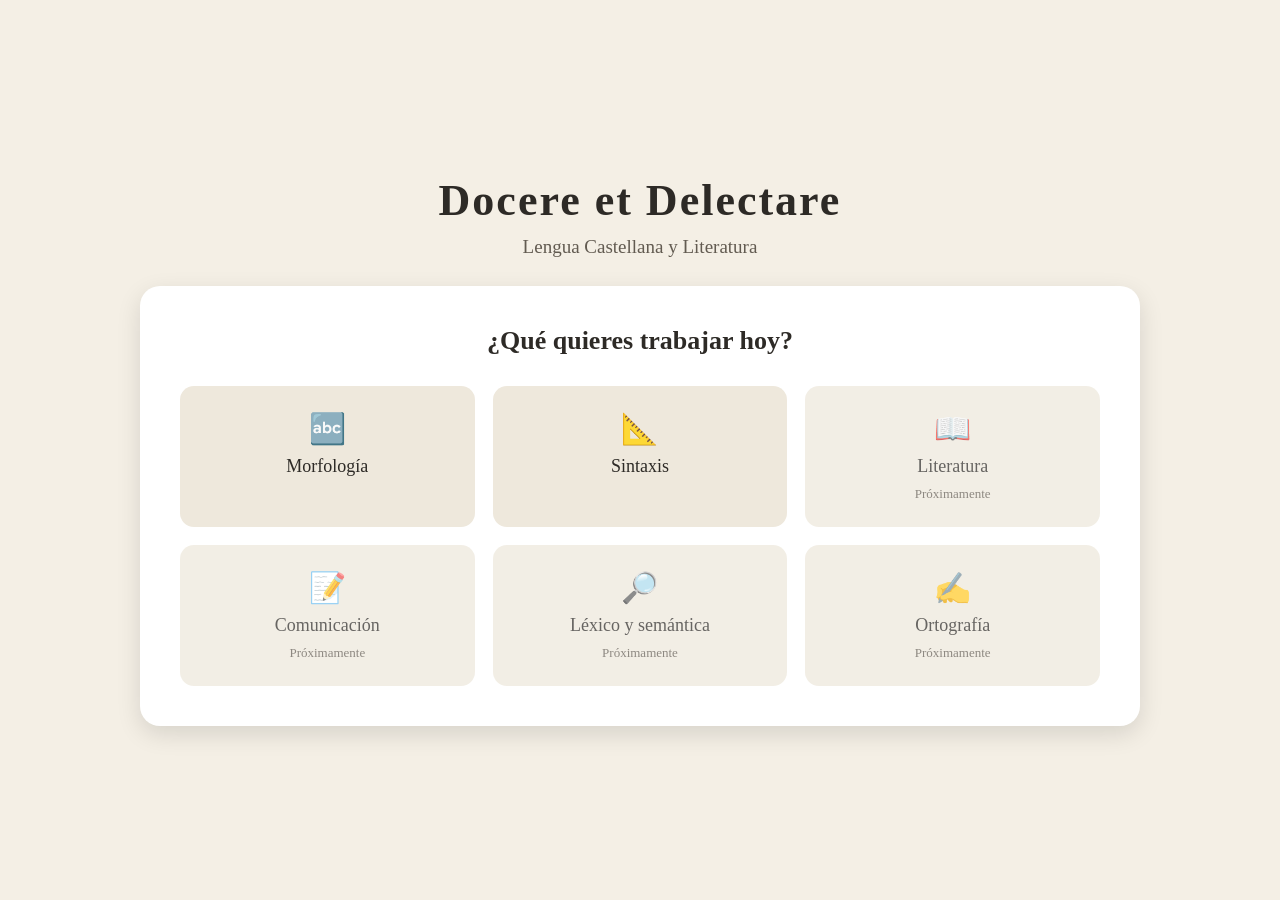
<file: index.html>
<!DOCTYPE html>
<html lang="es">
<head>
<meta charset="UTF-8">
<meta name="viewport" content="width=device-width, initial-scale=1.0">
<title>Docere et Delectare</title>
<style>
body{margin:0;font-family:Georgia,"Times New Roman",serif;background:#f4efe5;color:#2d2a26;min-height:100vh;display:flex;justify-content:center;align-items:center;padding:30px 15px}
.contenedor{width:90%;max-width:900px;text-align:center}
h1{font-size:52px;margin-bottom:10px;letter-spacing:2px}
.subtitulo{font-size:20px;margin-bottom:45px;color:#625b51}
.panel{background:white;padding:40px;border-radius:18px;box-shadow:0 8px 25px rgba(0,0,0,.12)}
.panel h2{margin-top:0;margin-bottom:30px;font-size:26px}
.temas{display:grid;grid-template-columns:repeat(3,1fr);gap:18px}
.tema{padding:25px 15px;border:none;border-radius:14px;background:#eee8dc;font-family:Georgia,"Times New Roman",serif;font-size:18px;cursor:pointer;transition:.2s;text-decoration:none;color:#2d2a26;display:block}
.tema:hover{transform:translateY(-4px);box-shadow:0 6px 15px rgba(0,0,0,.15)}
.icono{display:block;font-size:30px;margin-bottom:10px}
.tema-futuro{cursor:default;opacity:.72}.tema-futuro:hover{transform:none;box-shadow:none}.proximamente{display:block;margin-top:9px;font-size:13px;color:#625b51}
@media(max-width:700px){h1{font-size:38px}.temas{grid-template-columns:1fr}.panel{padding:25px}}
</style>
    <link rel="stylesheet" href="assets/css/core.css">
</head>
<body>
<div class="contenedor">
<h1>Docere et Delectare</h1>
<div class="subtitulo">Lengua Castellana y Literatura</div>
<div class="panel">
<h2>¿Qué quieres trabajar hoy?</h2>
<div class="temas">
<a class="tema" href="morfologia.html"><span class="icono">🔤</span>Morfología</a>
<a class="tema" href="sintaxis.html"><span class="icono">📐</span>Sintaxis</a>
<div class="tema tema-futuro" aria-disabled="true"><span class="icono">📖</span>Literatura<span class="proximamente">Próximamente</span></div>
<div class="tema tema-futuro" aria-disabled="true"><span class="icono">📝</span>Comunicación<span class="proximamente">Próximamente</span></div>
<div class="tema tema-futuro" aria-disabled="true"><span class="icono">🔎</span>Léxico y semántica<span class="proximamente">Próximamente</span></div>
<div class="tema tema-futuro" aria-disabled="true"><span class="icono">✍️</span>Ortografía<span class="proximamente">Próximamente</span></div>
</div>

</div>
</div>
</body>
</html>
</file>
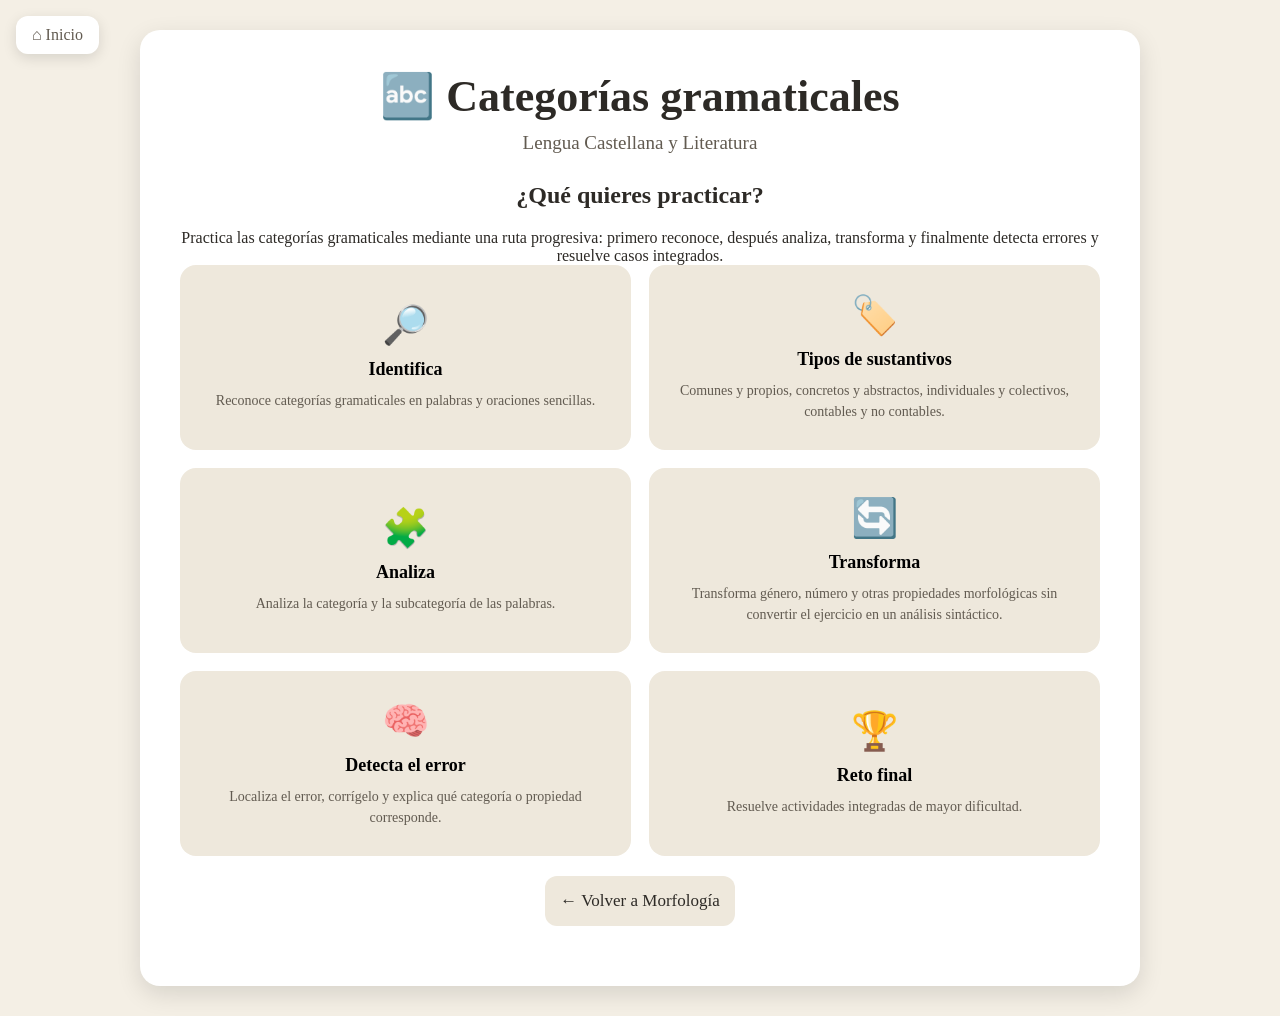
<file: categorias-gramaticales.html>
<!DOCTYPE html>
<html lang="es">
<head>
<meta charset="UTF-8"><meta name="viewport" content="width=device-width,initial-scale=1.0">
<title>Categorías gramaticales · Docere et Delectare</title>
<style>
.intro{font-size:18px;line-height:1.6;max-width:820px;margin:0 auto 28px}.progreso-texto{display:flex;justify-content:space-between;color:#625b51;font-size:15px;margin:20px 0 8px}.barra{height:12px;background:#eee8dc;border-radius:20px;overflow:hidden}.progreso{height:100%;width:0;background:#8f8678;transition:.3s}.etiqueta{display:inline-block;padding:8px 15px;border-radius:20px;background:#eee8dc;color:#625b51;margin:25px 0 10px;font-size:14px}#pregunta{font-size:24px;line-height:1.5;margin:15px 0 25px}.opciones{display:grid;grid-template-columns:repeat(2,1fr);gap:15px}.opcion,.boton{padding:15px;border:0;border-radius:12px;background:#eee8dc;font:inherit;font-size:17px;cursor:pointer}.opcion:hover:not(:disabled),.boton:hover{transform:translateY(-2px);box-shadow:0 5px 12px rgba(0,0,0,.12)}.correcta{background:#dce8d8!important}.incorrecta{background:#ead8d5!important}.campo{width:100%;max-width:700px;padding:13px;margin:8px auto;border:2px solid #ddd5c8;border-radius:10px;font:inherit;font-size:17px;display:block}.campo:focus{outline:none;border-color:#9b9183}.etiqueta-campo{display:block;margin-top:16px;font-weight:bold}.feedback{margin-top:22px;padding:18px;border-radius:12px;background:#f7f4ee;text-align:left;line-height:1.6}.exito{background:#e2eee0}.error{background:#f0dfdc}#siguiente{display:none;margin-top:20px;background:#bcb1a0;color:#fff}.resultado-nota{font-size:44px;font-weight:bold;margin:20px}.boton{display:inline-block;margin:20px 5px;text-decoration:none;color:#2d2a26}.boton-principal{background:#bcb1a0;color:#fff}.bloques{display:grid;grid-template-columns:repeat(2,1fr);gap:18px}
.bloque{border:none;border-radius:16px;padding:28px 20px;background:#eee8dc;font-family:Georgia,"Times New Roman",serif;font-size:18px;cursor:pointer;transition:.2s}
.bloque:hover{transform:translateY(-4px);box-shadow:0 7px 16px rgba(0,0,0,.13)}
.bloque .icono{display:block;font-size:38px;margin-bottom:12px}
.bloque strong{display:block}
.bloque .descripcion{display:block;font-size:14px;color:#625b51;margin-top:10px;line-height:1.5}
@media(max-width:700px){h1{font-size:36px}.panel{padding:25px}.opciones{grid-template-columns:1fr}.bloques{grid-template-columns:1fr}}

</style>
<link rel="stylesheet" href="assets/css/core.css">
</head>
<body>
<a class="boton-inicio-global" href="index.html" onclick="irInicio(); return false;" aria-label="Volver a la página de inicio">⌂ Inicio</a>

<div class="contenedor"><div class="panel">
<section id="inicio">
<h1>🔤 Categorías gramaticales</h1>
<div class="subtitulo">
Lengua Castellana y Literatura
</div>

<h2>¿Qué quieres practicar?</h2>

<div class="introduccion">
Practica las categorías gramaticales mediante una ruta progresiva: primero reconoce, después analiza, transforma y finalmente detecta errores y resuelve casos integrados.
</div>

<div class="bloques">

<button type="button" class="bloque"
data-seccion="identifica">
<span class="icono">🔎</span>
<strong>Identifica</strong>
<span class="descripcion">
Reconoce categorías gramaticales en palabras y oraciones sencillas.
</span>
</button>

<button type="button" class="bloque"
data-seccion="sustantivos">
<span class="icono">🏷️</span>
<strong>Tipos de sustantivos</strong>
<span class="descripcion">
Comunes y propios, concretos y abstractos, individuales y colectivos, contables y no contables.
</span>
</button>

<button type="button" class="bloque"
data-seccion="analiza">
<span class="icono">🧩</span>
<strong>Analiza</strong>
<span class="descripcion">
Analiza la categoría y la subcategoría de las palabras.
</span>
</button>

<button type="button" class="bloque"
data-seccion="transforma">
<span class="icono">🔄</span>
<strong>Transforma</strong>
<span class="descripcion">
Transforma género, número y otras propiedades morfológicas sin convertir el ejercicio en un análisis sintáctico.
</span>
</button>

<button type="button" class="bloque"
data-seccion="error">
<span class="icono">🧠</span>
<strong>Detecta el error</strong>
<span class="descripcion">
Localiza el error, corrígelo y explica qué categoría o propiedad corresponde.
</span>
</button>

<button type="button" class="bloque"
data-seccion="reto">
<span class="icono">🏆</span>
<strong>Reto final</strong>
<span class="descripcion">
Resuelve actividades integradas de mayor dificultad.
</span>
</button>

</div>

<button type="button" class="boton"
onclick="window.location.href='morfologia.html'">
← Volver a Morfología
</button>
</section>
<section id="actividad">
<div class="progreso-texto"><span id="numero">Actividad 1 de 12</span><span id="porcentaje">0%</span></div><div class="barra"><div id="barra" class="progreso"></div></div>
<div id="contenido"></div><div id="feedback" class="feedback" aria-live="polite"></div><button type="button" id="siguiente" class="boton" onclick="siguiente()">Siguiente →</button><button type="button" id="adelante" class="boton" onclick="adelante()">Adelante →</button><br><button type="button" class="boton" onclick="volverMenu()">← Volver a las categorías</button>
</section>
<section id="resultado" aria-live="polite"><h2>🔤 Partida terminada</h2><div id="nota" class="resultado-nota">0/10</div><p id="detalle"></p><button type="button" class="boton boton-principal" onclick="repetir()">🔄 Nueva partida</button><button type="button" class="boton" onclick="volverMenu()">← Volver a las categorías</button></section>
</div></div>
<script src="assets/js/data/morfologia/categorias-gramaticales.js"></script>
<script src="assets/js/core.js"></script>
<script src="assets/js/pages/categorias-gramaticales.js"></script></body></html>
</file>
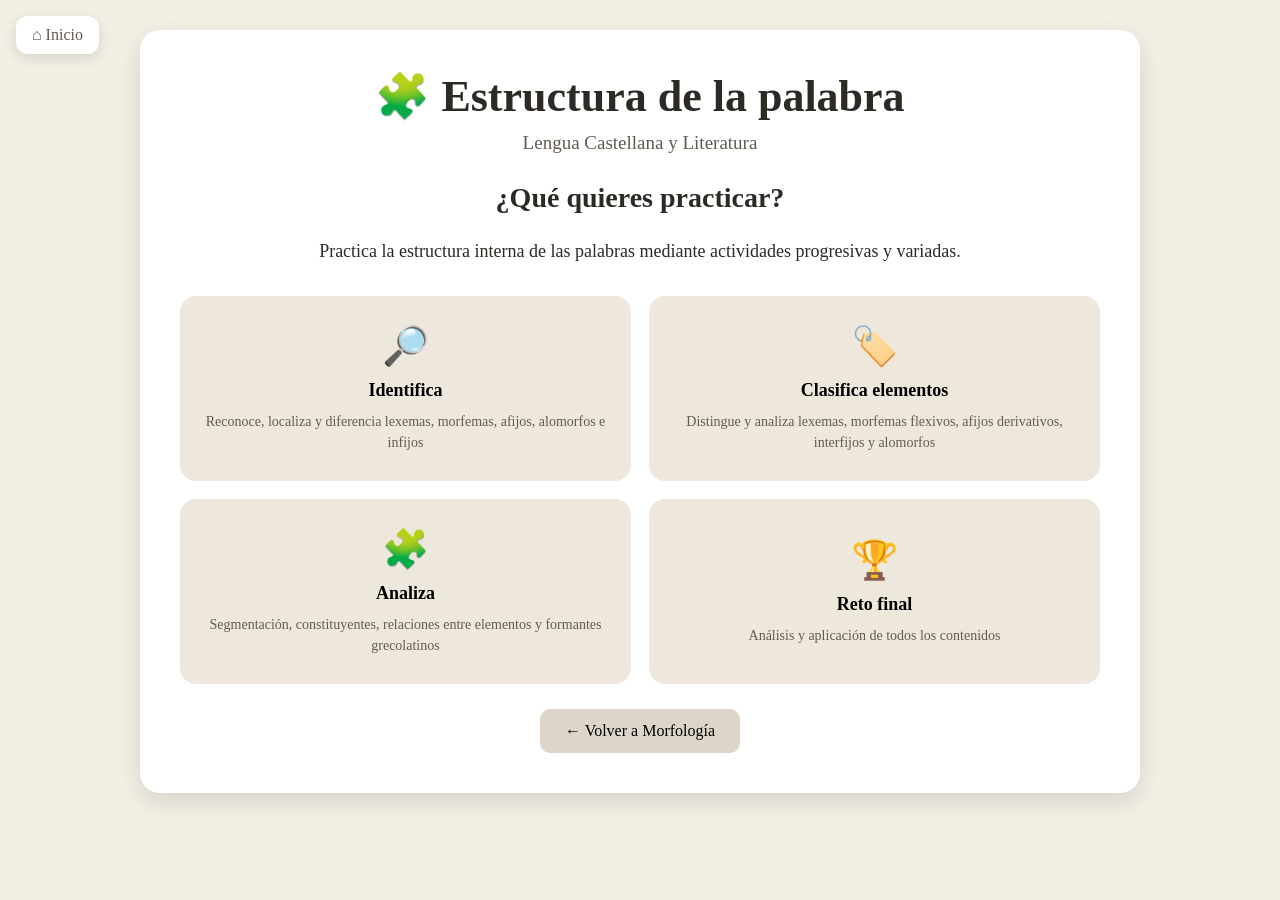
<file: estructura-palabra.html>
<!DOCTYPE html>
<html lang="es">

<head>

<meta charset="UTF-8">
<meta name="viewport" content="width=device-width, initial-scale=1.0">

<title>Estructura de la palabra · Docere et Delectare</title>

<style>

* {
    box-sizing: border-box;
}

body {
    margin: 0;
    font-family: Georgia, "Times New Roman", serif;
    background: #f4efe5;
    color: #2d2a26;
    min-height: 100vh;
    padding: 30px 15px;
}

.contenedor {
    width: 100%;
    max-width: 1000px;
    margin: auto;
}

.panel {
    background: white;
    padding: 40px;
    border-radius: 20px;
    box-shadow: 0 8px 25px rgba(0,0,0,0.12);
    text-align: center;
}

h1 {
    font-size: 44px;
    margin: 0 0 10px;
}

h2 {
    font-size: 28px;
    margin-top: 0;
}

h3 {
    margin-top: 25px;
}

.subtitulo {
    color: #625b51;
    font-size: 19px;
    margin-bottom: 35px;
}

.introduccion {
    font-size: 18px;
    line-height: 1.6;
    margin-bottom: 30px;
}

.bloques {
    display: grid;
    grid-template-columns: repeat(2, 1fr);
    gap: 18px;
}

.bloque {
    border: none;
    border-radius: 16px;
    padding: 28px 20px;
    background: #eee8dc;
    font-family: Georgia, "Times New Roman", serif;
    font-size: 18px;
    cursor: pointer;
    transition: 0.2s;
}

.bloque:hover {
    transform: translateY(-4px);
    box-shadow: 0 7px 16px rgba(0,0,0,0.13);
}

.icono {
    display: block;
    font-size: 38px;
    margin-bottom: 12px;
}

.descripcion {
    display: block;
    font-size: 14px;
    color: #625b51;
    margin-top: 10px;
    line-height: 1.5;
}

.boton {
    margin-top: 25px;
    padding: 13px 25px;
    border: none;
    border-radius: 10px;
    background: #ddd5c8;
    font-family: Georgia, "Times New Roman", serif;
    font-size: 16px;
    cursor: pointer;
}

.boton:hover {
    background: #cfc5b5;
}

.boton-principal {
    background: #bcb1a0;
    color: white;
}

#actividad,
#resultado {
    display: none;
}

.progreso-texto {
    display: flex;
    justify-content: space-between;
    color: #625b51;
    font-size: 15px;
    margin-bottom: 8px;
}

.barra {
    height: 12px;
    background: #eee8dc;
    border-radius: 20px;
    overflow: hidden;
    margin-bottom: 25px;
}

.progreso {
    height: 100%;
    width: 0%;
    background: #8f8678;
    transition: width 0.3s;
}

.etiqueta {
    display: inline-block;
    padding: 8px 15px;
    border-radius: 20px;
    background: #eee8dc;
    color: #625b51;
    margin-bottom: 15px;
    font-size: 14px;
}

#pregunta {
    font-size: 24px;
    line-height: 1.5;
    margin: 20px 0;
}

.palabra {
    font-size: 36px;
    font-weight: bold;
    margin: 20px 0 30px;
}

.opciones {
    display: grid;
    grid-template-columns: repeat(2, 1fr);
    gap: 15px;
}

.opcion {
    padding: 18px;
    border: none;
    border-radius: 13px;
    background: #eee8dc;
    font-family: Georgia, "Times New Roman", serif;
    font-size: 17px;
    cursor: pointer;
    transition: 0.2s;
}

.opcion:hover:not(:disabled) {
    transform: translateY(-2px);
    box-shadow: 0 5px 12px rgba(0,0,0,0.12);
}

.opcion:disabled {
    cursor: default;
}

.correcta {
    background: #dce8d8 !important;
}

.incorrecta {
    background: #ead8d5 !important;
}

.campo {
    width: 100%;
    max-width: 650px;
    padding: 14px;
    margin: 8px auto;
    border: 2px solid #ddd5c8;
    border-radius: 10px;
    font-family: Georgia, "Times New Roman", serif;
    font-size: 17px;
    display: block;
}

.campo:focus {
    outline: none;
    border-color: #9b9183;
}

.etiqueta-campo {
    display: block;
    margin-top: 18px;
    font-weight: bold;
}

.segmentacion {
    font-size: 18px;
    color: #625b51;
    margin: 10px 0 20px;
}

.feedback {
    margin-top: 25px;
    padding: 18px;
    border-radius: 12px;
    background: #f7f4ee;
    text-align: left;
    line-height: 1.6;
}

#feedback:empty {
    display: none;
}

.exito {
    background: #e2eee0;
}

.error {
    background: #f0dfdc;
}

.lista-clasificacion {
    display: grid;
    grid-template-columns: repeat(2, 1fr);
    gap: 12px;
    margin: 20px 0;
}

.clasificacion-btn {
    padding: 15px;
    border: 2px solid #ddd5c8;
    background: white;
    border-radius: 10px;
    cursor: pointer;
    font-family: Georgia, "Times New Roman", serif;
    font-size: 16px;
}

.clasificacion-btn:hover {
    background: #eee8dc;
}

#siguiente {
    display: none;
}

#resultado {
    text-align: center;
}











.modal-contenido h2 {
    margin-top: 0;
}

.modal-contenido p {
    line-height: 1.6;
    color: #625b51;
}





















@media (max-width: 700px) {
    
}

#nota {
    font-size: 52px;
    font-weight: bold;
    margin: 25px;
}

#mensaje {
    font-size: 20px;
    line-height: 1.6;
}

.separador {
    height: 1px;
    background: #e5dfd4;
    margin: 30px 0;
}

.pequeno {
    color: #625b51;
    font-size: 14px;
    margin-top: 10px;
}

@media (max-width: 700px) {

    h1 {
        font-size: 34px;
    }

    .panel {
        padding: 25px 18px;
    }

    .bloques,
    .opciones,
    .lista-clasificacion {
        grid-template-columns: 1fr;
    }

    #pregunta {
        font-size: 21px;
    }

    .palabra {
        font-size: 30px;
    }

}


</style>

<link rel="stylesheet" href="assets/css/core.css">
</head>


<body>
<a class="boton-inicio-global" href="index.html" onclick="irInicio(); return false;" aria-label="Volver a la página de inicio">⌂ Inicio</a>


<div class="contenedor">


<!-- =====================================================
     MENÚ
===================================================== -->

<div class="panel" id="menu">

<h1>🧩 Estructura de la palabra</h1>

<div class="subtitulo">
Lengua Castellana y Literatura
</div>

<h2>¿Qué quieres practicar?</h2>

<div class="introduccion">

Practica la estructura interna de las palabras mediante actividades progresivas y variadas.

</div>


<div class="bloques">


<button type="button" class="bloque"
onclick="iniciarBloque('identifica')">

<span class="icono">🔎</span>

<strong>Identifica</strong>

<span class="descripcion">
Reconoce, localiza y diferencia
lexemas, morfemas, afijos,
alomorfos e infijos
</span>

</button>


<button type="button" class="bloque"
onclick="iniciarBloque('clasifica')">

<span class="icono">🏷️</span>

<strong>Clasifica elementos</strong>

<span class="descripcion">
Distingue y analiza lexemas, morfemas flexivos,
afijos derivativos, interfijos y alomorfos
</span>

</button>


<button type="button" class="bloque"
onclick="iniciarBloque('analiza')">

<span class="icono">🧩</span>

<strong>Analiza</strong>

<span class="descripcion">
Segmentación, constituyentes, relaciones
entre elementos y formantes grecolatinos
</span>

</button>


<button type="button" class="bloque"
onclick="iniciarBloque('reto')">

<span class="icono">🏆</span>

<strong>Reto final</strong>

<span class="descripcion">
Análisis y aplicación de todos
los contenidos
</span>

</button>


</div>


<button type="button" class="boton"
onclick="volverMorfologia()">

← Volver a Morfología

</button>

</div>



<!-- =====================================================
     ACTIVIDAD
===================================================== -->

<div class="panel" id="actividad">

<div class="progreso-texto">

<span id="numeroPregunta">
Actividad 1 de 20
</span>

<span id="porcentaje">
0%
</span>

</div>


<div class="barra">

<div class="progreso"
id="barraProgreso">
</div>

</div>


<div class="etiqueta"
id="etiquetaActividad">
</div>


<div id="pregunta"></div>

<div id="palabra"
class="palabra">
</div>

<div id="contenidoActividad"></div>

<div id="feedback" aria-live="polite"></div>


<button type="button" class="boton boton-principal"
id="comprobar"
onclick="comprobar()">

Comprobar

</button>


<button type="button" class="boton"
id="siguiente"
onclick="siguientePregunta()">

Siguiente →

</button>


<br>


<button type="button" class="boton" id="adelante" onclick="adelante()">Adelante →</button>
<br>
<button type="button" class="boton"
onclick="volverMenu()">

← Volver a los bloques

</button>

</div>



<!-- =====================================================
     RESULTADO
===================================================== -->

<div class="panel" id="resultado" aria-live="polite">

<h2>🎉 ¡Actividad terminada!</h2><div id="nota" class="resultado-nota">0 / 10</div>

<div id="mensaje"></div>

<div class="separador"></div>

<button type="button" class="boton boton-principal"
onclick="repetirBloque()">

🔄 Nueva partida

</button>

<button type="button" class="boton"
onclick="volverMenu()">

← Volver a los bloques

</button>

</div>


</div>



<script src="assets/js/data/morfologia/estructura-palabra.js"></script>
<script src="assets/js/core.js"></script>
<script src="assets/js/pages/estructura-palabra.js"></script>

</body>

</html>
</file>
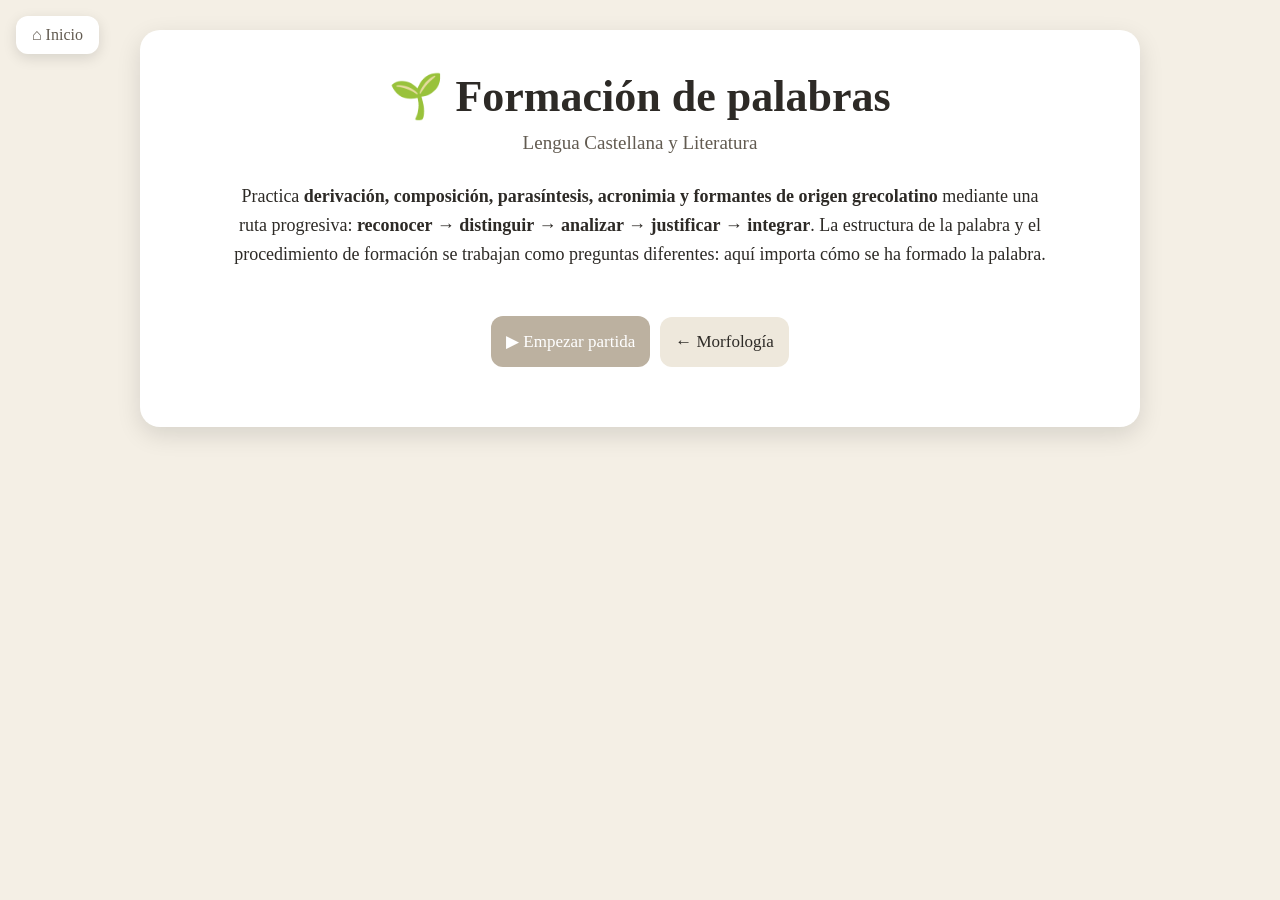
<file: formacion-palabras.html>
<!DOCTYPE html>
<html lang="es">
<head>
<meta charset="UTF-8"><meta name="viewport" content="width=device-width,initial-scale=1.0">
<title>Formación de palabras · Docere et Delectare</title>
<style>
.intro{font-size:18px;line-height:1.6;max-width:820px;margin:0 auto 28px}.progreso-texto{display:flex;justify-content:space-between;color:#625b51;font-size:15px;margin:20px 0 8px}.barra{height:12px;background:#eee8dc;border-radius:20px;overflow:hidden}.progreso{height:100%;width:0;background:#8f8678;transition:.3s}.etiqueta{display:inline-block;padding:8px 15px;border-radius:20px;background:#eee8dc;color:#625b51;margin:25px 0 10px;font-size:14px}#pregunta{font-size:24px;line-height:1.5;margin:15px 0 25px}.palabra{font-size:34px;font-weight:bold}.opciones{display:grid;grid-template-columns:repeat(2,1fr);gap:15px}.opcion,.boton{padding:15px;border:0;border-radius:12px;background:#eee8dc;font:inherit;font-size:17px;cursor:pointer}.opcion:hover:not(:disabled),.boton:hover{transform:translateY(-2px);box-shadow:0 5px 12px rgba(0,0,0,.12)}.correcta{background:#dce8d8!important}.incorrecta{background:#ead8d5!important}.campo{width:100%;max-width:700px;padding:13px;margin:8px auto;border:2px solid #ddd5c8;border-radius:10px;font:inherit;font-size:17px;display:block}.campo:focus{outline:none;border-color:#9b9183}.etiqueta-campo{display:block;margin-top:16px;font-weight:bold}.feedback{margin-top:22px;padding:18px;border-radius:12px;background:#f7f4ee;text-align:left;line-height:1.6}.exito{background:#e2eee0}.error{background:#f0dfdc}#siguiente{display:none;margin-top:20px;background:#bcb1a0;color:white}.resultado-nota{font-size:44px;font-weight:bold;margin:20px}.boton{display:inline-block;margin:20px 5px;text-decoration:none;color:#2d2a26}.boton-principal{background:#bcb1a0;color:white}@media(max-width:700px){h1{font-size:36px}.panel{padding:25px}.opciones{grid-template-columns:1fr}}

</style>
<link rel="stylesheet" href="assets/css/core.css">
</head>
<body>
<a class="boton-inicio-global" href="index.html" onclick="irInicio(); return false;" aria-label="Volver a la página de inicio">⌂ Inicio</a>

<div class="contenedor"><div class="panel">
<section id="inicio">
<h1>🌱 Formación de palabras</h1><div class="subtitulo">Lengua Castellana y Literatura</div>
<p class="intro">Practica <strong>derivación, composición, parasíntesis, acronimia y formantes de origen grecolatino</strong> mediante una ruta progresiva: <strong>reconocer → distinguir → analizar → justificar → integrar</strong>. La estructura de la palabra y el procedimiento de formación se trabajan como preguntas diferentes: aquí importa cómo se ha formado la palabra.</p>
<button type="button" class="boton boton-principal" onclick="iniciarBloque()">▶ Empezar partida</button><a class="boton" href="morfologia.html">← Morfología</a>
</section>
<section id="actividad">
<div class="progreso-texto"><span id="numero">Actividad 1 de 20</span><span id="aciertos">0 aciertos</span></div><div class="barra"><div id="barra" class="progreso"></div></div>
<div id="contenido"></div><div id="feedback" class="feedback" aria-live="polite"></div><button type="button" id="siguiente" class="boton" onclick="siguiente()">Siguiente →</button>
<button type="button" id="adelante" class="boton" onclick="adelante()">Adelante →</button>
</section>
<section id="resultado" aria-live="polite"><h2>🌱 Partida terminada</h2><div id="nota" class="resultado-nota">0/10</div><p id="detalle"></p><button type="button" class="boton boton-principal" onclick="repetir()">🔄 Nueva partida</button><a class="boton" href="morfologia.html">← Morfología</a></section>
</div></div>
<script src="assets/js/data/morfologia/formacion-palabras.js"></script>
<script src="assets/js/core.js"></script>
<script src="assets/js/pages/formacion-palabras.js"></script>
</body></html>
</file>
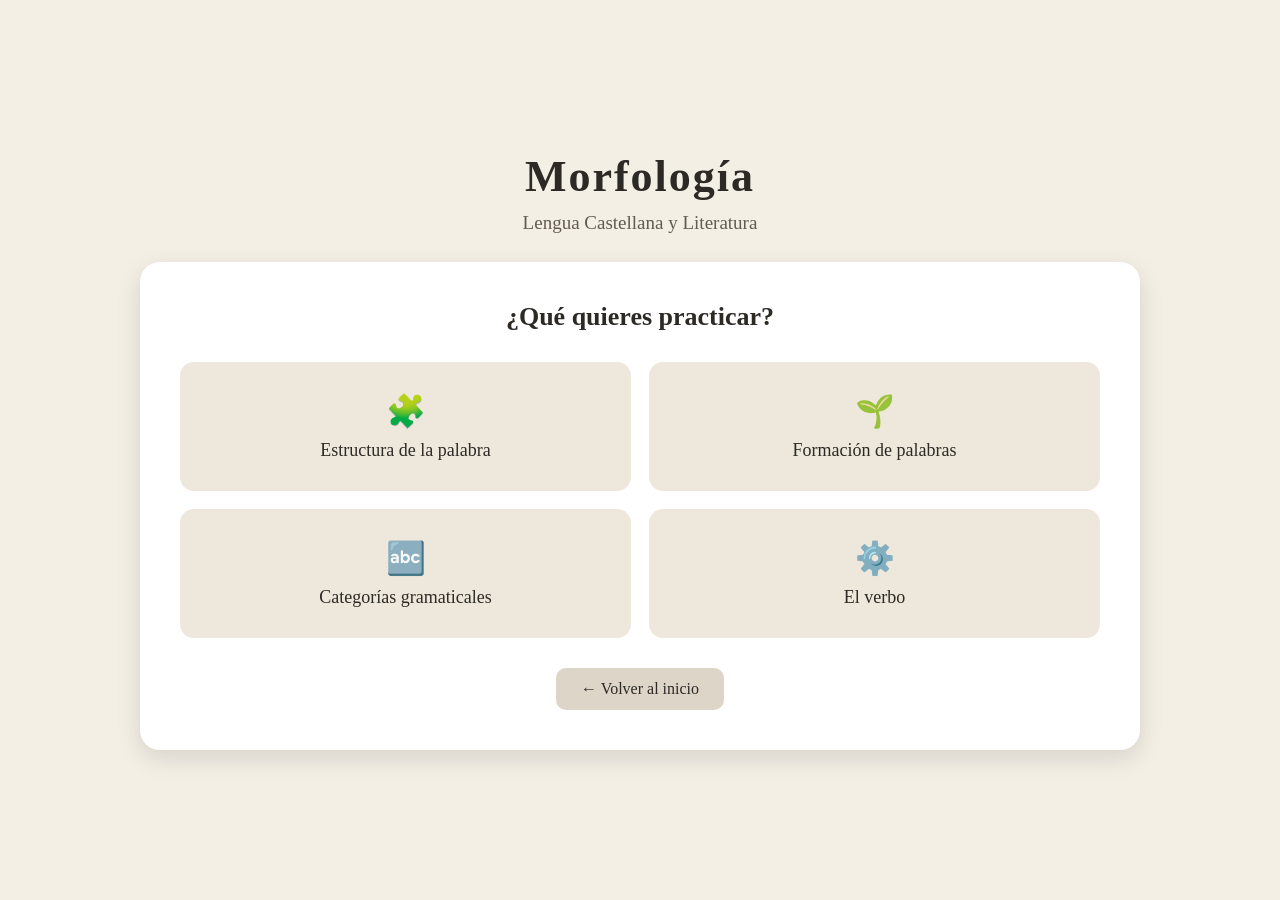
<file: morfologia.html>
<!DOCTYPE html>
<html lang="es">
<head>
    <meta charset="UTF-8">
    <meta name="viewport" content="width=device-width, initial-scale=1.0">

    <title>Morfología · Docere et Delectare</title>

    <style>

        body {
            margin: 0;
            font-family: Georgia, "Times New Roman", serif;
            background: #f4efe5;
            color: #2d2a26;
            min-height: 100vh;
            display: flex;
            justify-content: center;
            align-items: center;
        }

        .contenedor {
            width: 90%;
            max-width: 900px;
            text-align: center;
        }

        h1 {
            font-size: 52px;
            margin-bottom: 10px;
            letter-spacing: 2px;
        }

        .subtitulo {
            font-size: 20px;
            margin-bottom: 45px;
            color: #625b51;
        }

        .panel {
            background: white;
            padding: 40px;
            border-radius: 18px;
            box-shadow: 0 8px 25px rgba(0,0,0,0.12);
        }

        .panel h2 {
            margin-top: 0;
            margin-bottom: 30px;
            font-size: 26px;
        }

        .temas {
            display: grid;
            grid-template-columns: repeat(2, 1fr);
            gap: 18px;
        }

        .tema {
            padding: 30px 15px;
            border: none;
            border-radius: 14px;
            background: #eee8dc;
            font-family: Georgia, "Times New Roman", serif;
            font-size: 18px;
            cursor: pointer;
            transition: 0.2s;
            text-decoration: none;
            color: #2d2a26;
            display: block;
        }

        .tema:hover {
            transform: translateY(-4px);
            box-shadow: 0 6px 15px rgba(0,0,0,0.15);
        }

        .icono {
            display: block;
            font-size: 32px;
            margin-bottom: 10px;
        }

        .volver {
            display: inline-block;
            margin-top: 30px;
            padding: 12px 25px;
            border: none;
            border-radius: 10px;
            background: #ddd5c8;
            font-family: Georgia, "Times New Roman", serif;
            font-size: 16px;
            cursor: pointer;
            text-decoration: none;
            color: #2d2a26;
        }

        .volver:hover {
            background: #cfc5b5;
        }

        @media (max-width: 700px) {

            h1 {
                font-size: 38px;
            }

            .temas {
                grid-template-columns: 1fr;
            }

            .panel {
                padding: 25px;
            }

        }

    </style>
    <link rel="stylesheet" href="assets/css/core.css">
</head>

<body>

    <div class="contenedor">

        <h1>Morfología</h1>

        <div class="subtitulo">
            Lengua Castellana y Literatura
        </div>

        <div class="panel">

            <h2>¿Qué quieres practicar?</h2>

            <div class="temas">

                <a class="tema" href="estructura-palabra.html">
                    <span class="icono">🧩</span>
                    Estructura de la palabra
                </a>

                <a class="tema" href="formacion-palabras.html">
                    <span class="icono">🌱</span>
                    Formación de palabras
                </a>

                <a class="tema" href="categorias-gramaticales.html">
                    <span class="icono">🔤</span>
                    Categorías gramaticales
                </a>

                <a class="tema" href="verbo.html">
                    <span class="icono">⚙️</span>
                    El verbo
                </a>

            </div>

            <a class="volver" href="index.html">
                ← Volver al inicio
            </a>

        </div>

    </div>

</body>
</html>
</file>
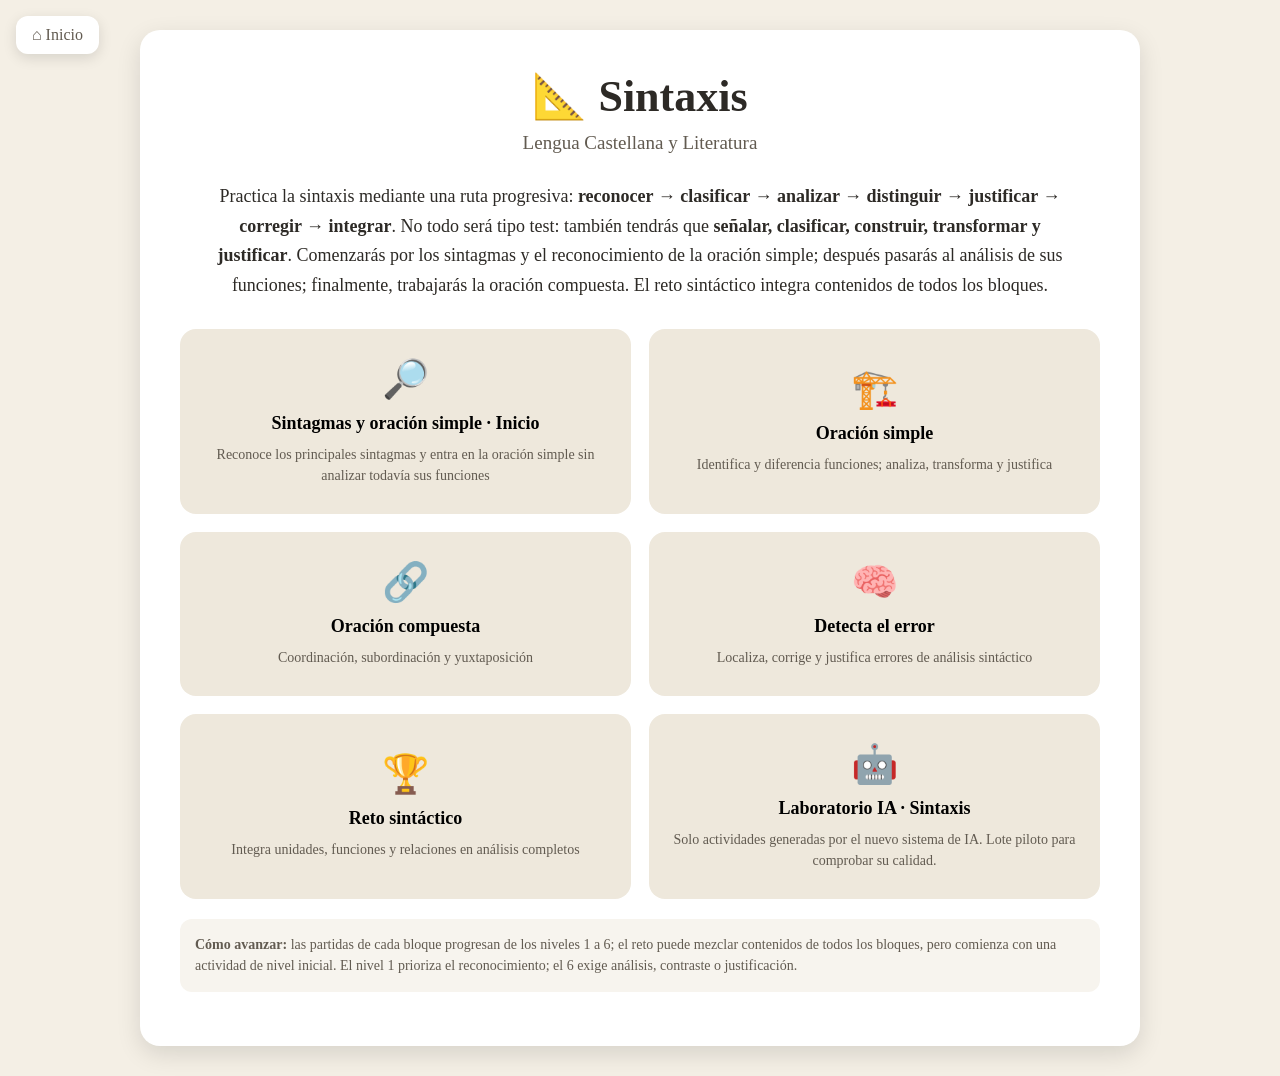
<file: sintaxis.html>
<!DOCTYPE html>
<html lang="es">
<head>
<meta charset="UTF-8">
<meta name="viewport" content="width=device-width,initial-scale=1.0">
<title>Sintaxis · Docere et Delectare</title>
<style>



h2{font-size:28px;margin:0 0 18px}h3{margin-top:25px}

.intro{font-size:18px;line-height:1.65;max-width:850px;margin:0 auto 28px}
.bloques{display:grid;grid-template-columns:repeat(2,1fr);gap:18px}
.bloque{border:0;border-radius:16px;padding:28px 20px;background:#eee8dc;font-family:Georgia,"Times New Roman",serif;font-size:18px;cursor:pointer;transition:.2s}
.bloque:hover{transform:translateY(-4px);box-shadow:0 7px 16px rgba(0,0,0,.13)}
.icono{display:block;font-size:38px;margin-bottom:12px}
.descripcion{display:block;font-size:14px;color:#625b51;margin-top:10px;line-height:1.5}
.boton{display:inline-block;margin:20px 5px 0;padding:13px 25px;border:0;border-radius:10px;background:#ddd5c8;font-family:Georgia,"Times New Roman",serif;font-size:16px;cursor:pointer;text-decoration:none;color:#2d2a26}
.boton:hover{background:#cfc5b5;transform:translateY(-2px);box-shadow:0 5px 12px rgba(0,0,0,.1)}
.boton-principal{background:#bcb1a0;color:#fff}



.progreso-texto{display:flex;justify-content:space-between;color:#625b51;font-size:15px;margin-bottom:8px}
.barra{height:12px;background:#eee8dc;border-radius:20px;overflow:hidden;margin-bottom:24px}
.progreso{height:100%;width:0;background:#8f8678;transition:width .3s}
.etiqueta{display:inline-block;padding:8px 15px;border-radius:20px;background:#eee8dc;color:#625b51;margin-bottom:12px;font-size:14px}
.nivel{font-size:13px;color:#625b51;margin-bottom:8px}
#pregunta{font-size:23px;line-height:1.55;margin:15px 0 25px}
.fragmento{font-size:26px;font-weight:bold;margin:15px 0 25px;line-height:1.5}
.opciones{display:grid;grid-template-columns:repeat(2,1fr);gap:14px}
.opcion{padding:16px;border:0;border-radius:13px;background:#eee8dc;font-family:Georgia,"Times New Roman",serif;font-size:16px;cursor:pointer;transition:.2s}
.opcion:hover:not(:disabled){transform:translateY(-2px);box-shadow:0 5px 12px rgba(0,0,0,.12)}
.opcion:disabled{cursor:default}.correcta{background:#dce8d8!important}.incorrecta{background:#ead8d5!important}
.seleccionables{display:flex;flex-wrap:wrap;gap:10px;justify-content:center;margin:18px auto;max-width:850px}
.seleccionable{padding:12px 16px;border:2px solid #ddd5c8;border-radius:12px;background:#f7f4ee;font:inherit;cursor:pointer;transition:.2s}
.seleccionable:hover{transform:translateY(-2px)}
.seleccionable.seleccionada{border-color:#9b9183;background:#eee8dc}







.construccion{max-width:850px;margin:18px auto}
.piezas{display:flex;flex-wrap:wrap;gap:9px;justify-content:center;margin:15px 0}
.pieza{padding:10px 14px;border:2px solid #ddd5c8;border-radius:10px;background:#f7f4ee;font:inherit;cursor:pointer}
.construida{min-height:58px;padding:12px;border:2px dashed #cfc5b5;border-radius:12px;background:#fff;line-height:1.7}
.pieza-usada{display:inline-block;margin:4px;padding:7px 10px;border-radius:8px;background:#eee8dc}
.paso-actividad{padding:16px;margin:15px auto;background:#f7f4ee;border-radius:14px;max-width:850px}
.paso-titulo{font-weight:bold;margin-bottom:10px}
@media(max-width:700px){.seleccionables{gap:7px}.seleccionable{padding:10px 12px}}
.campo{width:100%;max-width:700px;padding:13px;margin:8px auto;border:2px solid #ddd5c8;border-radius:10px;font-family:Georgia,"Times New Roman",serif;font-size:17px;display:block}
.campo:focus{outline:none;border-color:#9b9183}
.etiqueta-campo{display:block;margin-top:15px;font-weight:bold}
.feedback{margin-top:22px;padding:18px;border-radius:12px;background:#f7f4ee;text-align:left;line-height:1.65}
.feedback.exito{background:#e2eee0}.feedback.error{background:#f0dfdc}
#siguiente{display:none;background:#bcb1a0;color:#fff}
.resultado-nota{font-size:50px;font-weight:bold;margin:22px}.resultado-detalle{font-size:18px;line-height:1.6}





.ayuda{margin-top:20px;padding:15px;background:#f7f4ee;border-radius:12px;color:#625b51;line-height:1.55;font-size:14px;text-align:left}
.boton-inicio-global:hover{transform:translateY(-2px);box-shadow:0 6px 18px rgba(0,0,0,.16)}
@media(max-width:700px){h1{font-size:36px}.panel{padding:25px 18px}.bloques,.opciones{grid-template-columns:1fr}#pregunta{font-size:21px}.fragmento{font-size:22px}}
\n.bloque-ia{border:2px solid #bcb1a0;background:#f7f4ee}\n</style>
<link rel="stylesheet" href="assets/css/core.css">
</head>
<body>
<a class="boton-inicio-global" href="index.html" onclick="irInicio(); return false;" aria-label="Volver a la página de inicio">⌂ Inicio</a>

<div class="contenedor">
<section class="panel" id="menu">
<h1>📐 Sintaxis</h1>
<div class="subtitulo">Lengua Castellana y Literatura</div>
<p class="intro">Practica la sintaxis mediante una ruta progresiva: <strong>reconocer → clasificar → analizar → distinguir → justificar → corregir → integrar</strong>. No todo será tipo test: también tendrás que <strong>señalar, clasificar, construir, transformar y justificar</strong>. Comenzarás por los sintagmas y el reconocimiento de la oración simple; después pasarás al análisis de sus funciones; finalmente, trabajarás la oración compuesta. El reto sintáctico integra contenidos de todos los bloques.</p>

<div class="bloques">
<button type="button" class="bloque" onclick="iniciarSeccion('unidades')"><span class="icono">🔎</span><strong>Sintagmas y oración simple · Inicio</strong><span class="descripcion">Reconoce los principales sintagmas y entra en la oración simple sin analizar todavía sus funciones</span></button>
<button type="button" class="bloque" onclick="iniciarSeccion('simple')"><span class="icono">🏗️</span><strong>Oración simple</strong><span class="descripcion">Identifica y diferencia funciones; analiza, transforma y justifica</span></button>
<button type="button" class="bloque" onclick="iniciarSeccion('compuesta')"><span class="icono">🔗</span><strong>Oración compuesta</strong><span class="descripcion">Coordinación, subordinación y yuxtaposición</span></button>
<button type="button" class="bloque" onclick="iniciarSeccion('error')"><span class="icono">🧠</span><strong>Detecta el error</strong><span class="descripcion">Localiza, corrige y justifica errores de análisis sintáctico</span></button>
<button type="button" class="bloque" onclick="iniciarSeccion('reto')"><span class="icono">🏆</span><strong>Reto sintáctico</strong><span class="descripcion">Integra unidades, funciones y relaciones en análisis completos</span></button>
<button type="button" class="bloque bloque-ia" onclick="iniciarSeccion('generadasIA')"><span class="icono">🤖</span><strong>Laboratorio IA · Sintaxis</strong><span class="descripcion">Solo actividades generadas por el nuevo sistema de IA. Lote piloto para comprobar su calidad.</span></button>
</div>
<p class="ayuda"><strong>Cómo avanzar:</strong> las partidas de cada bloque progresan de los niveles 1 a 6; el reto puede mezclar contenidos de todos los bloques, pero comienza con una actividad de nivel inicial. El nivel 1 prioriza el reconocimiento; el 6 exige análisis, contraste o justificación.</p>
</section>

<section class="panel" id="actividad">
<div class="progreso-texto"><span id="numero">Actividad 1 de 12</span><span id="aciertos">0 aciertos</span></div>
<div class="barra"><div id="barra" class="progreso"></div></div>
<div class="etiqueta" id="etiqueta"></div>
<div class="nivel" id="nivel"></div>
<div id="pregunta"></div>
<div id="contenido"></div>
<div id="feedback" class="feedback" aria-live="polite"></div>
<button type="button" id="comprobar" class="boton boton-principal" onclick="comprobar()">Comprobar</button>
<button type="button" id="siguiente" class="boton" onclick="siguiente()">Siguiente →</button>
<button type="button" id="adelante" class="boton" onclick="adelante()">Adelante →</button>
<br>
<button type="button" class="boton" onclick="volverMenu()">← Volver a Sintaxis</button>
</section>

<section class="panel" id="resultado" aria-live="polite">
<h2>🎉 Partida terminada</h2>
<div class="estadisticas">
<div class="estadistica"><strong id="resultadoAciertos">0</strong><span>aciertos</span></div>
<div class="estadistica"><strong id="resultadoNota">0,0</strong><span>nota</span></div>
<div class="estadistica"><strong id="resultadoPuntos">0</strong><span>puntos</span></div>
</div>
<div class="resultado-nota" id="notaFinal">0,0 / 10</div>
<p class="resultado-detalle" id="detalleFinal"></p>
<button type="button" class="boton boton-principal" onclick="repetir()">🔄 Nueva partida</button>
<button type="button" class="boton" onclick="volverMenu()">← Volver a Sintaxis</button>
</section>
</div>

<script src="assets/js/data/sintaxis/sintaxis.js"></script>
<script src="assets/js/data/sintaxis/generadas-ia.js"></script>
<script src="assets/js/core.js"></script>
<script src="assets/js/pages/sintaxis.js"></script>
</body>
</html>
</file>
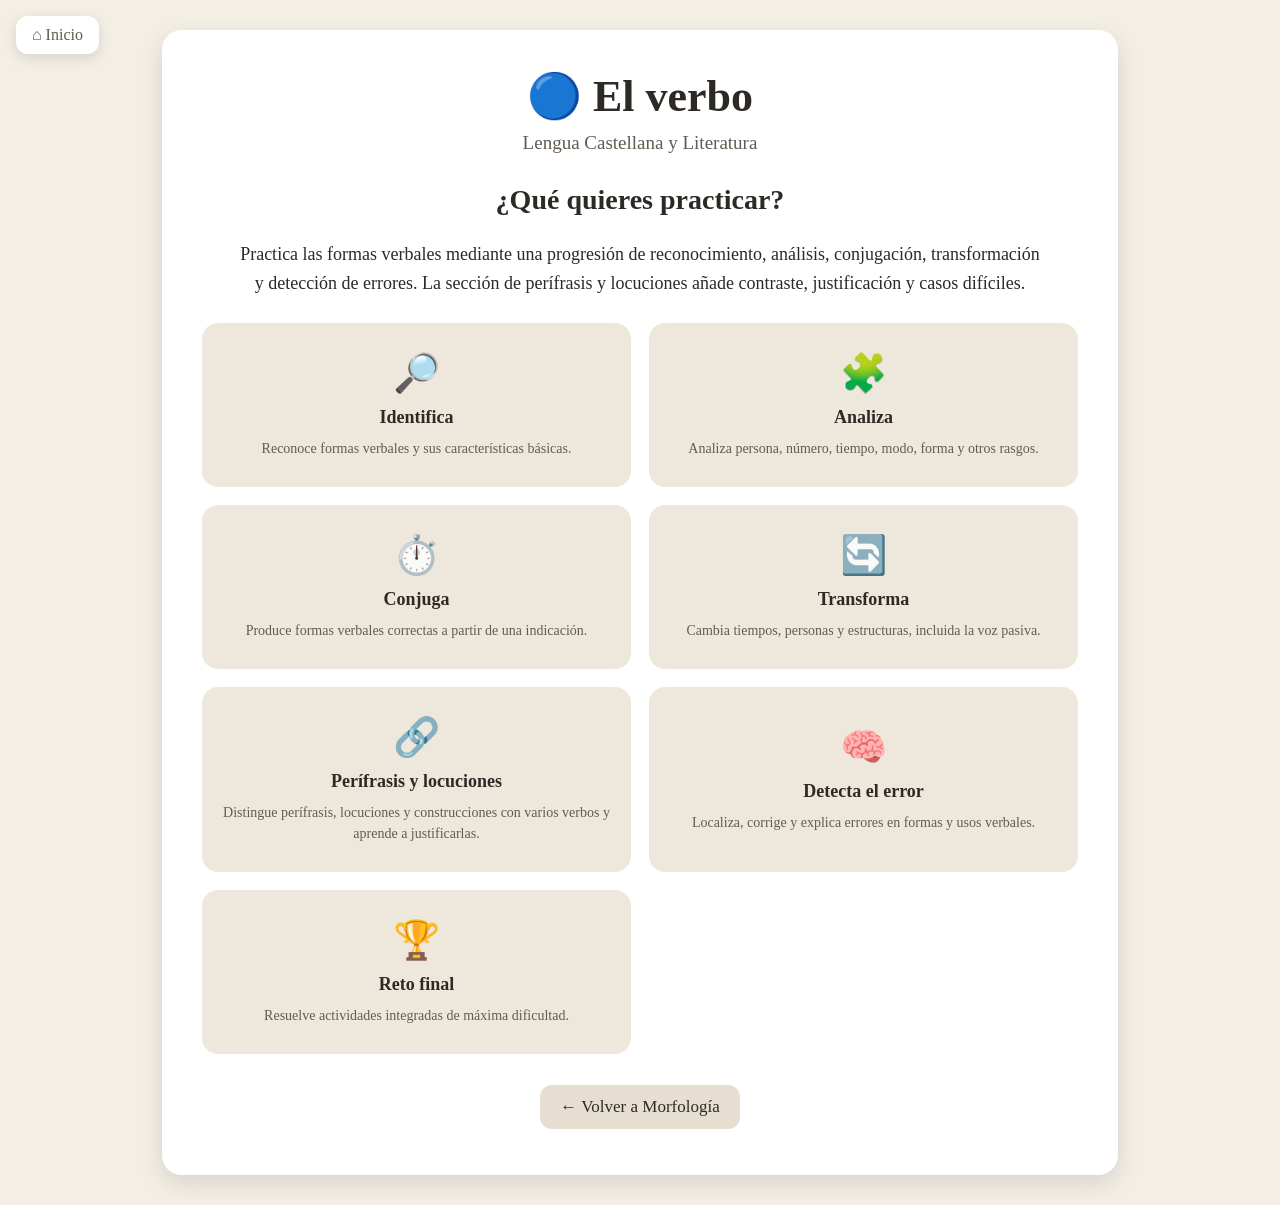
<file: verbo.html>
<!DOCTYPE html>
<html lang="es">
<head>
<meta charset="UTF-8">
<meta name="viewport" content="width=device-width,initial-scale=1.0">
<title>El verbo · Docere et Delectare</title>
<style>
body{margin:0;background:#f4efe5;color:#2d2a26;font-family:Georgia,"Times New Roman",serif}
.contenedor{max-width:1000px;margin:34px auto;padding:0 22px}
.panel{background:#fff;border-radius:18px;padding:34px 40px;box-shadow:0 12px 28px rgba(0,0,0,.10);text-align:center}
h1{font-size:46px;margin:0 0 4px}
h2{font-size:28px;margin:30px 0 16px}
.subtitulo{font-size:20px;color:#625b51}
.introduccion{font-size:18px;line-height:1.6;margin:24px auto;max-width:800px}
.bloques{display:grid;grid-template-columns:repeat(2,1fr);gap:18px;margin:25px 0}
.bloque{border:none;border-radius:16px;padding:28px 20px;background:#eee8dc;font-family:Georgia,"Times New Roman",serif;font-size:18px;cursor:pointer;transition:.2s;color:#2d2a26}
.bloque:hover{transform:translateY(-4px);box-shadow:0 7px 16px rgba(0,0,0,.13)}
.bloque .icono{display:block;font-size:38px;margin-bottom:12px}
.bloque strong{display:block}
.bloque .descripcion{display:block;font-size:14px;color:#625b51;margin-top:10px;line-height:1.5}
.boton{display:inline-block;border:0;border-radius:12px;background:#e6ded0;color:#2d2a26;padding:12px 20px;font:17px Georgia,"Times New Roman",serif;cursor:pointer;text-decoration:none;margin:6px}
.boton-principal{background:#bdb09d;color:#fff}


.progreso-texto{display:flex;justify-content:space-between;margin-bottom:7px}
.barra{height:12px;background:#eee8dc;border-radius:20px;overflow:hidden;margin-bottom:26px}
.progreso{height:100%;background:#bdb09d;width:0;transition:.25s}
.etiqueta{display:inline-block;background:#eee8dc;border-radius:20px;padding:9px 15px;margin-bottom:22px;color:#625b51}
#pregunta{font-size:25px;line-height:1.4;margin:0 auto 25px;max-width:850px}
.opciones{display:grid;grid-template-columns:repeat(2,1fr);gap:14px;max-width:850px;margin:auto}
.opcion{border:2px solid #e1d8ca;background:#eee8dc;border-radius:14px;padding:17px;font:17px Georgia,"Times New Roman",serif;cursor:pointer;color:#2d2a26}
.opcion:hover{transform:translateY(-2px)}
.opcion.correcta{border-color:#8b9d7b;background:#e4ecdf}
.opcion.incorrecta{border-color:#b27b75;background:#f1dfdd}
.campo{display:block;width:min(760px,100%);margin:10px auto;padding:13px;border:2px solid #c9bfb0;border-radius:10px;font:17px Georgia,"Times New Roman",serif}
.etiqueta-campo{display:block;width:min(760px,100%);margin:18px auto 4px;text-align:left;color:#625b51}
.feedback{margin:20px auto;padding:14px;border-radius:12px;max-width:850px;line-height:1.5}
.feedback:empty{display:none}
.feedback.exito{background:#e4ecdf}.feedback.error{background:#f1dfdd}
.resultado-nota{font-size:48px;font-weight:bold;margin:25px}
#actividad,#resultado{display:none}
.pequeno{font-size:13px;color:#777}
@media(max-width:700px){.contenedor{padding:0 10px}.panel{padding:25px 18px}h1{font-size:36px}.bloques,.opciones{grid-template-columns:1fr}}
</style>
<link rel="stylesheet" href="assets/css/core.css">
</head>
<body>
<a class="boton-inicio-global" href="index.html" onclick="irInicio(); return false;" aria-label="Volver a la página de inicio">⌂ Inicio</a>
<div class="contenedor">
<section class="panel" id="menu">
<h1>🔵 El verbo</h1>
<div class="subtitulo">Lengua Castellana y Literatura</div>
<h2>¿Qué quieres practicar?</h2>
<div class="introduccion">Practica las formas verbales mediante una progresión de reconocimiento, análisis, conjugación, transformación y detección de errores. La sección de perífrasis y locuciones añade contraste, justificación y casos difíciles.</div>
<div class="bloques">
<button type="button" class="bloque" onclick="iniciarSeccion('identifica')"><span class="icono">🔎</span><strong>Identifica</strong><span class="descripcion">Reconoce formas verbales y sus características básicas.</span></button>
<button type="button" class="bloque" onclick="iniciarSeccion('analiza')"><span class="icono">🧩</span><strong>Analiza</strong><span class="descripcion">Analiza persona, número, tiempo, modo, forma y otros rasgos.</span></button>
<button type="button" class="bloque" onclick="iniciarSeccion('conjuga')"><span class="icono">⏱️</span><strong>Conjuga</strong><span class="descripcion">Produce formas verbales correctas a partir de una indicación.</span></button>
<button type="button" class="bloque" onclick="iniciarSeccion('transforma')"><span class="icono">🔄</span><strong>Transforma</strong><span class="descripcion">Cambia tiempos, personas y estructuras, incluida la voz pasiva.</span></button>
<button type="button" class="bloque" onclick="iniciarSeccion('perifrasis')"><span class="icono">🔗</span><strong>Perífrasis y locuciones</strong><span class="descripcion">Distingue perífrasis, locuciones y construcciones con varios verbos y aprende a justificarlas.</span></button>
<button type="button" class="bloque" onclick="iniciarSeccion('error')"><span class="icono">🧠</span><strong>Detecta el error</strong><span class="descripcion">Localiza, corrige y explica errores en formas y usos verbales.</span></button>
<button type="button" class="bloque" onclick="iniciarSeccion('reto')"><span class="icono">🏆</span><strong>Reto final</strong><span class="descripcion">Resuelve actividades integradas de máxima dificultad.</span></button>
</div>
<a class="boton" href="morfologia.html">← Volver a Morfología</a>
</section>

<section class="panel" id="actividad">
<div class="progreso-texto"><span id="numero">Actividad 1 de 12</span><span id="porcentaje">0%</span></div>
<div class="barra"><div id="barraProgreso" class="progreso"></div></div>
<div id="etiqueta" class="etiqueta"></div>
<div id="pregunta"></div>
<div id="contenido"></div>
<div id="feedback" class="feedback" aria-live="polite"></div>
<button type="button" id="siguiente" class="boton boton-principal" onclick="siguiente()" style="display:none">Siguiente →</button>
<button type="button" id="adelante" class="boton" onclick="adelante()">Adelante →</button>
<br>
<button type="button" class="boton" onclick="volverMenu()">← Volver a los bloques</button>
</section>

<section class="panel" id="resultado" aria-live="polite">
<h2>🎉 ¡Actividad terminada!</h2>
<div id="nota" class="resultado-nota">0/10</div>
<p id="detalle"></p>
<button type="button" class="boton boton-principal" onclick="repetir()">🔄 Nueva partida</button>
<button type="button" class="boton" onclick="volverMenu()">← Volver a los bloques</button>
</section>
</div>

<script src="assets/js/data/morfologia/verbo.js"></script>
<script src="assets/js/core.js"></script>
<script src="assets/js/pages/verbo.js"></script>
</body>
</html>
</file>
<file: assets/css/core.css>
/* Docere et Delectare · componentes globales */
.boton-inicio-global{
  position:fixed;
  top:16px;
  left:16px;
  z-index:900;
  padding:10px 16px;
  border:0;
  border-radius:12px;
  background:#fff;
  color:#625b51;
  box-shadow:0 4px 14px rgba(0,0,0,.12);
  font:16px Georgia,"Times New Roman",serif;
  cursor:pointer;
  text-decoration:none;
  transition:.2s;
}
.boton-inicio-global:hover{
  transform:translateY(-2px);
  box-shadow:0 6px 18px rgba(0,0,0,.16);
}
@media(max-width:700px){
  .boton-inicio-global{
    top:10px;
    left:10px;
    padding:9px 12px;
    font-size:14px;
  }
}

/* Base compartida: reduce duplicación y mantiene una interacción coherente. */
*,*::before,*::after{box-sizing:border-box}
button,a,input,select{font:inherit}
button:focus-visible,a:focus-visible,input:focus-visible,select:focus-visible{outline:3px solid #6f8796;outline-offset:3px}
[aria-disabled="true"]{cursor:default}
.feedback[aria-live],#resultado[aria-live]{isolation:isolate}
.sr-only{position:absolute;width:1px;height:1px;padding:0;margin:-1px;overflow:hidden;clip:rect(0,0,0,0);white-space:nowrap;border:0}
@media (prefers-reduced-motion:reduce){*,*::before,*::after{scroll-behavior:auto!important;transition:none!important;animation:none!important}}

/* Base común de las páginas de actividades */
body{margin:0;font-family:Georgia,"Times New Roman",serif;background:#f4efe5;color:#2d2a26;min-height:100vh;padding:30px 15px}
.contenedor{width:100%;max-width:1000px;margin:auto}
.panel{background:#fff;padding:40px;border-radius:20px;box-shadow:0 8px 25px rgba(0,0,0,.12);text-align:center}
h1{font-size:44px;margin:0 0 10px}
.subtitulo{color:#625b51;font-size:19px;margin-bottom:28px}
#actividad,#resultado{display:none}
#feedback:empty{display:none}
</file>
